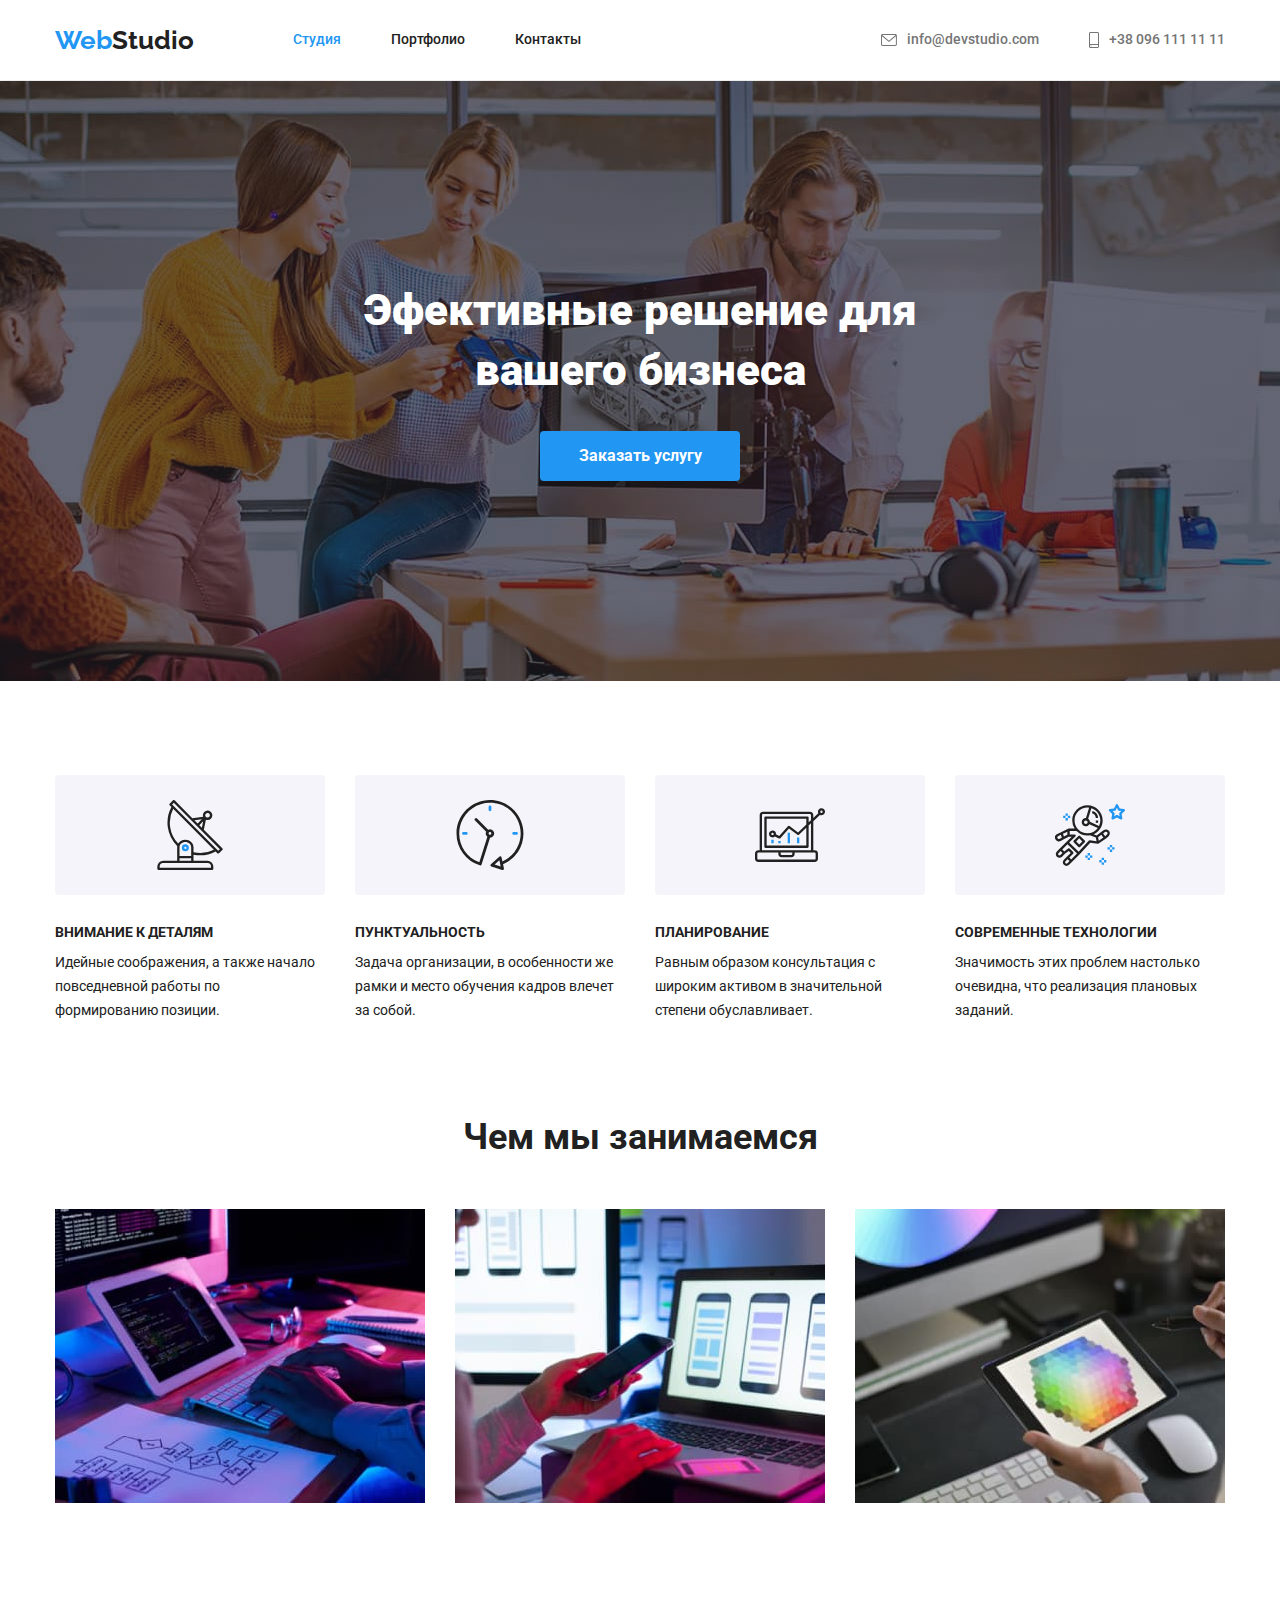
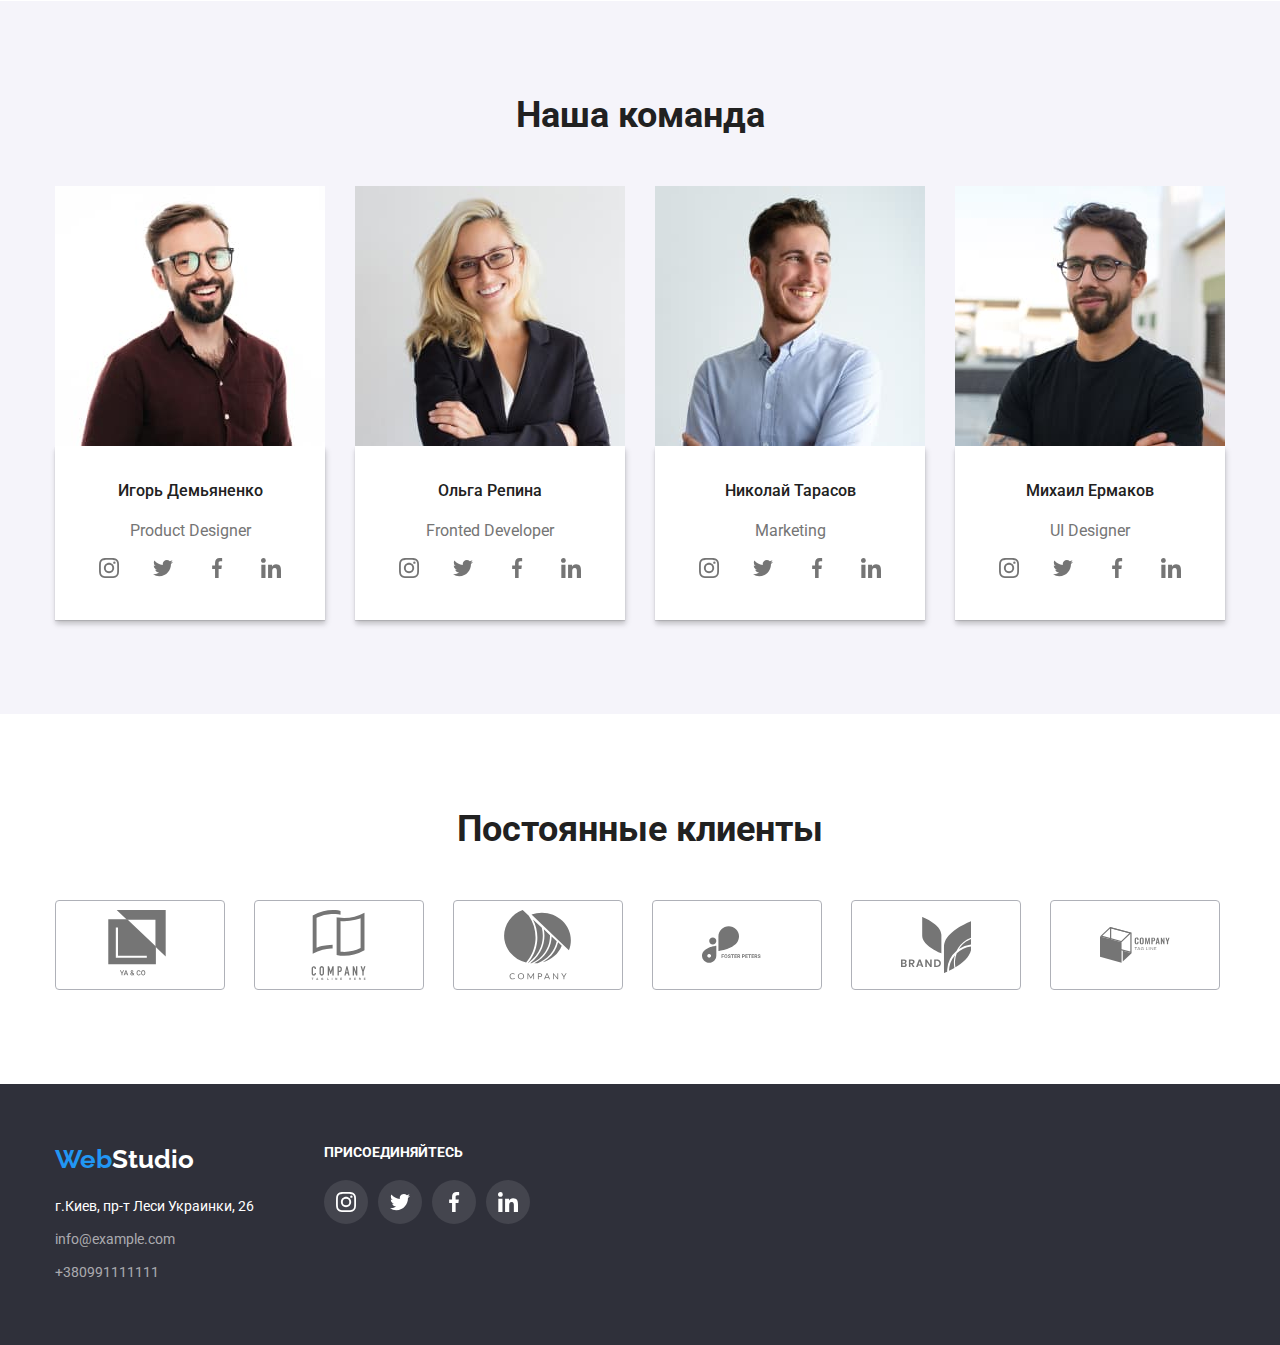
<file: index.html>
<!DOCTYPE html>
<html lang="ru">

<head>
    <meta charset="UTF-8">
    <meta name="viewport" content="width=device-width, initial-scale=1.0">
    <title> Студия</title>
    <link rel="preconnect" href="https://fonts.gstatic.com">
    <link
        href="https://fonts.googleapis.com/css2?family=Raleway:wght@700&family=Roboto:wght@400;500;700;900&display=swap"
        rel="stylesheet">
    <link rel="stylesheet" href="https://cdnjs.cloudflare.com/ajax/libs/modern-normalize/1.0.0/modern-normalize.min.css"
        integrity="sha512-ISS7cAi1PEhQ8jnbJpJZMd29NlhNj4AWYyLOSp2CE/CsHxTCu+r+t0D2yoJudVrd0/8fTVPUVDzY5Tvli75u/g=="
        crossorigin="anonymous" />
    <link rel="stylesheet" href="./css/style.css" />
</head>

<body class="page">
    <header class="header">
        <div class="container">
            <nav class="nav">
                <a href="./index.html" class="logo"><span class="logo-web">Web</span>Studio</a>
                <ul class="nav-list">
                    <li><a class="nav-list-link current" href="./index.html">Студия</a></li>
                    <li><a class="nav-list-link" href="./portfolio.html">Портфолио</a></li>
                    <li><a class="nav-list-link" href="">Контакты</a></li>
                </ul>
            </nav>
            <ul class="contacts-list">
                <li class="contacts-item">
                    <a class="contacts-list-link" href="mailto:info@devstudio.com"><svg class="icon-contacts" width="16"
                            height="12">
                            <use href="./images/sprite.svg#icon-envelope"></use>
                        </svg>info@devstudio.com</a>
                </li>
                <li class="contacts-item">
                    <a class="contacts-list-link" href="tel:+380961111111"><svg class="icon-contacts" width="10"
                            height="16">
                            <use href="./images/sprite.svg#icon-smartphone"></use>
                        </svg>+38 096 111 11 11</a>
                </li>
            </ul>
        </div>
    </header>
    <main>
        <section class="slogan">
            <h1 class="slogan-title">Эфективные решение для вашего бизнеса</h1>
            <a class="slogan-link btn" href="">Заказать услугу</a>
        </section>


        <!-- Положительные качества компании-->
        <section class="features">
            <div class="container">
                <ul class="features-list">
                    <li class="features-list-item">
                        <article class="features-list-article">
                            <svg class="icon-features" width="70" height="70">
                                <use href="./images/sprite.svg#icon-antenna"></use>
                            </svg>
                        </article>
                        <h3 class="features-item-title">Внимание к деталям</h3>
                        <p class="features-item-text">Идейные соображения, а также начало повседневной работы по
                            формированию позиции.</p>
                    </li>
                    <li class="features-list-item">
                        <article class="features-list-article">
                            <svg class="icon-features" width="70" height="70">
                                <use href="./images/sprite.svg#icon-clock"></use>
                            </svg>
                        </article>
                        <h3 class="features-item-title">Пунктуальность</h3>
                        <p class="features-item-text">Задача организации, в особенности же рамки и место обучения кадров
                            влечет за собой.</p>
                    </li>
                    <li class="features-list-item">
                        <article class="features-list-article">
                            <svg class="icon-features" width="70" height="70">
                                <use href="./images/sprite.svg#icon-diagram"></use>
                            </svg>
                        </article>
                        <h3 class="features-item-title">Планирование</h3>
                        <p class="features-item-text">Равным образом консультация с широким активом в значительной
                            степени
                            обуславливает.</p>
                    </li>
                    <li class="features-list-item">
                        <article class="features-list-article">
                            <svg class="icon-features" width="70" height="70">
                                <use href="./images/sprite.svg#icon-astronaut"></use>
                            </svg>
                        </article>
                        <h3 class="features-item-title">Современные технологии</h3>
                        <p class="features-item-text">Значимость этих проблем настолько очевидна, что реализация
                            плановых
                            заданий.</p>
                    </li>
                </ul>
            </div>
        </section>

        <!--  Услуги,которые проедоставляет компания-->
        <section class="galery">
            <div class="container">
                <h2 class="galery-title">Чем мы занимаемся</h2>
                <ul class="galery-list">
                    <li class="galery-list-item">
                        <a href="">
                            <img src="./images/service1.jpg" alt="Услуга1" />
                        </a>
                    </li>
                    <li class="galery-list-item">
                        <a href="">
                            <img src="./images/service2.jpg" alt="Услуга2" />
                        </a>
                    </li>
                    <li class="galery-list-item">
                        <a href="">
                            <img src="./images/service3.jpg" alt="Услуга3" />
                        </a>
                    </li>
                </ul>
            </div>
        </section>

        <section class="team">
            <div class="container">
                <h2 class="team-title">Наша команда</h2>
                <ul class="team-list">
                    <li class="team-list-item">
                        <div class="photo-thumb">
                            <img class="team-item-image" src="./images/photo1.jpg" alt="Фото1" />
                        </div>
                        <div class="text-thumb">
                            <h3 class="team-item-title">Игорь Демьяненко</h3>
                            <p class="team-item-text">Product Designer</p>
                            <ul class="icon-list">
                                <li class="icon-list-item">
                                    <a class="team-link">
                                        <svg class="icon-team" width="20" height="20">
                                            <use href="./images/sprite.svg#icon-instagram"></use>
                                        </svg>
                                    </a>
                                </li>
                                <li class="icon-list-item">
                                    <a class="team-link">
                                        <svg class="icon-team" width="20" height="20">
                                            <use href="./images/sprite.svg#icon-twitter"></use>
                                        </svg>
                                    </a>
                                </li>
                                <li class="icon-list-item">
                                    <a class="team-link">
                                        <svg class="icon-team" width="20" height="20">
                                            <use href="./images/sprite.svg#icon-facebook"></use>
                                        </svg>
                                    </a>
                                </li>
                                <li class="icon-list-item">
                                    <a class="team-link">
                                        <svg class="icon-team" width="20" height="20">
                                            <use href="./images/sprite.svg#icon-linkedin"></use>
                                        </svg>
                                    </a>
                                </li>
                            </ul>
                        </div>
                    </li>
                    <li class="team-list-item">
                        <div class="photo-thumb">
                            <img class="team-item-image" src="./images/photo2.jpg" alt="Фото2" />
                        </div>
                        <div class="text-thumb">
                            <h3 class="team-item-title">Ольга Репина</h3>
                            <p class="team-item-text">Fronted Developer</p>
                            <ul class="icon-list">
                                <li class="icon-list-item">
                                    <a class="team-link">
                                        <svg class="icon-team" width="20" height="20">
                                            <use href="./images/sprite.svg#icon-instagram"></use>
                                        </svg>
                                    </a>
                                </li>
                                <li class="icon-list-item">
                                    <a class="team-link">
                                        <svg class="icon-team" width="20" height="20">
                                            <use href="./images/sprite.svg#icon-twitter"></use>
                                        </svg>
                                    </a>
                                </li>
                                <li class="icon-list-item">
                                    <a class="team-link">
                                        <svg class="icon-team" width="20" height="20">
                                            <use href="./images/sprite.svg#icon-facebook"></use>
                                        </svg>
                                    </a>
                                </li>
                                <li class="icon-list-item">
                                    <a class="team-link">
                                        <svg class="icon-team" width="20" height="20">
                                            <use href="./images/sprite.svg#icon-linkedin"></use>
                                        </svg>
                                    </a>
                                </li>
                            </ul>
                        </div>
                    </li>
                    <li class="team-list-item">
                        <div class="photo-thumb">
                            <img class="team-item-image" src="./images/photo3.jpg" alt="Фото3" />
                        </div>
                        <div class="text-thumb">
                            <h3 class="team-item-title">Николай Тарасов</h3>
                            <p class="team-item-text">Marketing</p>
                            <ul class="icon-list">
                                <li class="icon-list-item">
                                    <a class="team-link">
                                        <svg class="icon-team" width="20" height="20">
                                            <use href="./images/sprite.svg#icon-instagram"></use>
                                        </svg>
                                    </a>
                                </li>
                                <li class="icon-list-item">
                                    <a class="team-link">
                                        <svg class="icon-team" width="20" height="20">
                                            <use href="./images/sprite.svg#icon-twitter"></use>
                                        </svg>
                                    </a>
                                </li>
                                <li class="icon-list-item">
                                    <a class="team-link">
                                        <svg class="icon-team" width="20" height="20">
                                            <use href="./images/sprite.svg#icon-facebook"></use>
                                        </svg>
                                    </a>
                                </li>
                                <li class="icon-list-item">
                                    <a class="team-link">
                                        <svg class="icon-team" width="20" height="20">
                                            <use href="./images/sprite.svg#icon-linkedin"></use>
                                        </svg>
                                    </a>
                                </li>
                            </ul>
                        </div>
                    </li>
                    <li class="team-list-item">
                        <div class="photo-thumb">
                            <img class="team-item-image" src="./images/photo4.jpg" alt="Фото4" />
                        </div>
                        <div class="text-thumb">
                            <h3 class="team-item-title">Михаил Ермаков</h3>
                            <p class="team-item-text">UI Designer</p>
                            <ul class="icon-list">
                                <li class="icon-list-item">
                                    <a class="team-link">
                                        <svg class="icon-team" width="20" height="20">
                                            <use href="./images/sprite.svg#icon-instagram"></use>
                                        </svg>
                                    </a>
                                </li>
                                <li class="icon-list-item">
                                    <a class="team-link">
                                        <svg class="icon-team" width="20" height="20">
                                            <use href="./images/sprite.svg#icon-twitter"></use>
                                        </svg>
                                    </a>
                                </li>
                                <li class="icon-list-item">
                                    <a class="team-link">
                                        <svg class="icon-team" width="20" height="20">
                                            <use href="./images/sprite.svg#icon-facebook"></use>
                                        </svg>
                                    </a>
                                </li>
                                <li class="icon-list-item">
                                    <a class="team-link">
                                        <svg class="icon-team" width="20" height="20">
                                            <use href="./images/sprite.svg#icon-linkedin"></use>
                                        </svg>
                                    </a>
                                </li>
                            </ul>
                        </div>
                    </li>
                </ul>
            </div>
        </section>

        <section class="client">
            <div class="container">
                <h2 class="client-title">Постоянные клиенты</h2>
                <ul class="client-list">
                    <li class="client-list-item">
                        <a class="client-list-link">
                            <svg class="icon-client" width="70" height="70">
                                <use href="./images/sprite.svg#icon-client1"></use>
                            </svg>
                        </a>
                    </li>
                    <li class="client-list-item">
                        <a class="client-list-link">
                            <svg class="icon-client" width="70" height="70">
                                <use href="./images/sprite.svg#icon-client2"></use>
                            </svg>
                        </a>
                    </li>
                    <li class="client-list-item">
                        <a class="client-list-link">
                            <svg class="icon-client" width="70" height="70">
                                <use href="./images/sprite.svg#icon-client3"></use>
                            </svg>
                        </a>
                    </li>
                    <li class="client-list-item"><a class="client-list-link">
                            <svg class="icon-client" width="70" height="70">
                                <use href="./images/sprite.svg#icon-client4"></use>
                            </svg>
                        </a>
                    </li>
                    <li class="client-list-item">
                        <a class="client-list-link">
                            <svg class="icon-client" width="70" height="70">
                                <use href="./images/sprite.svg#icon-client5"></use>
                            </svg>
                        </a>
                    </li>
                    <li class="client-list-item">
                        <a class="client-list-link">
                            <svg class="icon-client" width="70" height="70">
                                <use href="./images/sprite.svg#icon-client6"></use>
                            </svg>
                        </a>
                    </li>
                </ul>
            </div>
        </section>
    </main>

    <!-- Контакты компании-->
    <footer class="footer">
        <div class="container">
            <div class="footer-info">
                <div class="footer-contacts">
                    <a href="./index.html" class="footer-logo"><span class="logo-web">Web</span>Studio</a>
                    <address class="footer-address">
                        <p class="footer-address-map">г.Киев, пр-т Леси Украинки, 26</p>
                        <a class="footer-email" href="mailto:info@example.com">info@example.com</a>
                        <a class="footer-tel" href="tel:+380991111111">+380991111111</a>
                    </address>
                </div>
                <div class="thumb">
                    <h3 class="thumb-title">ПРИСОЕДИНЯЙТЕСЬ</h3>
                    <ul class="icon-list">
                        <li class="icon-list-item">
                            <a class="thumb-link">
                                <svg class="icon-team" width="20" height="20">
                                    <use href="./images/sprite.svg#icon-instagram"></use>
                                </svg>
                            </a>
                        </li>
                        <li class="icon-list-item">
                            <a class="thumb-link">
                                <svg class="icon-team" width="20" height="20">
                                    <use href="./images/sprite.svg#icon-twitter"></use>
                                </svg>
                            </a>
                        </li>
                        <li class="icon-list-item">
                            <a class="thumb-link">
                                <svg class="icon-team" width="20" height="20">
                                    <use href="./images/sprite.svg#icon-facebook"></use>
                                </svg>
                            </a>
                        </li>
                        <li class="icon-list-item">
                            <a class="thumb-link">
                                <svg class="icon-team" width="20" height="20">
                                    <use href="./images/sprite.svg#icon-linkedin"></use>
                                </svg>
                            </a>
                        </li>
                    </ul>
                </div>
            </div>
        </div>
    </footer>
</body>

</html>
</file>
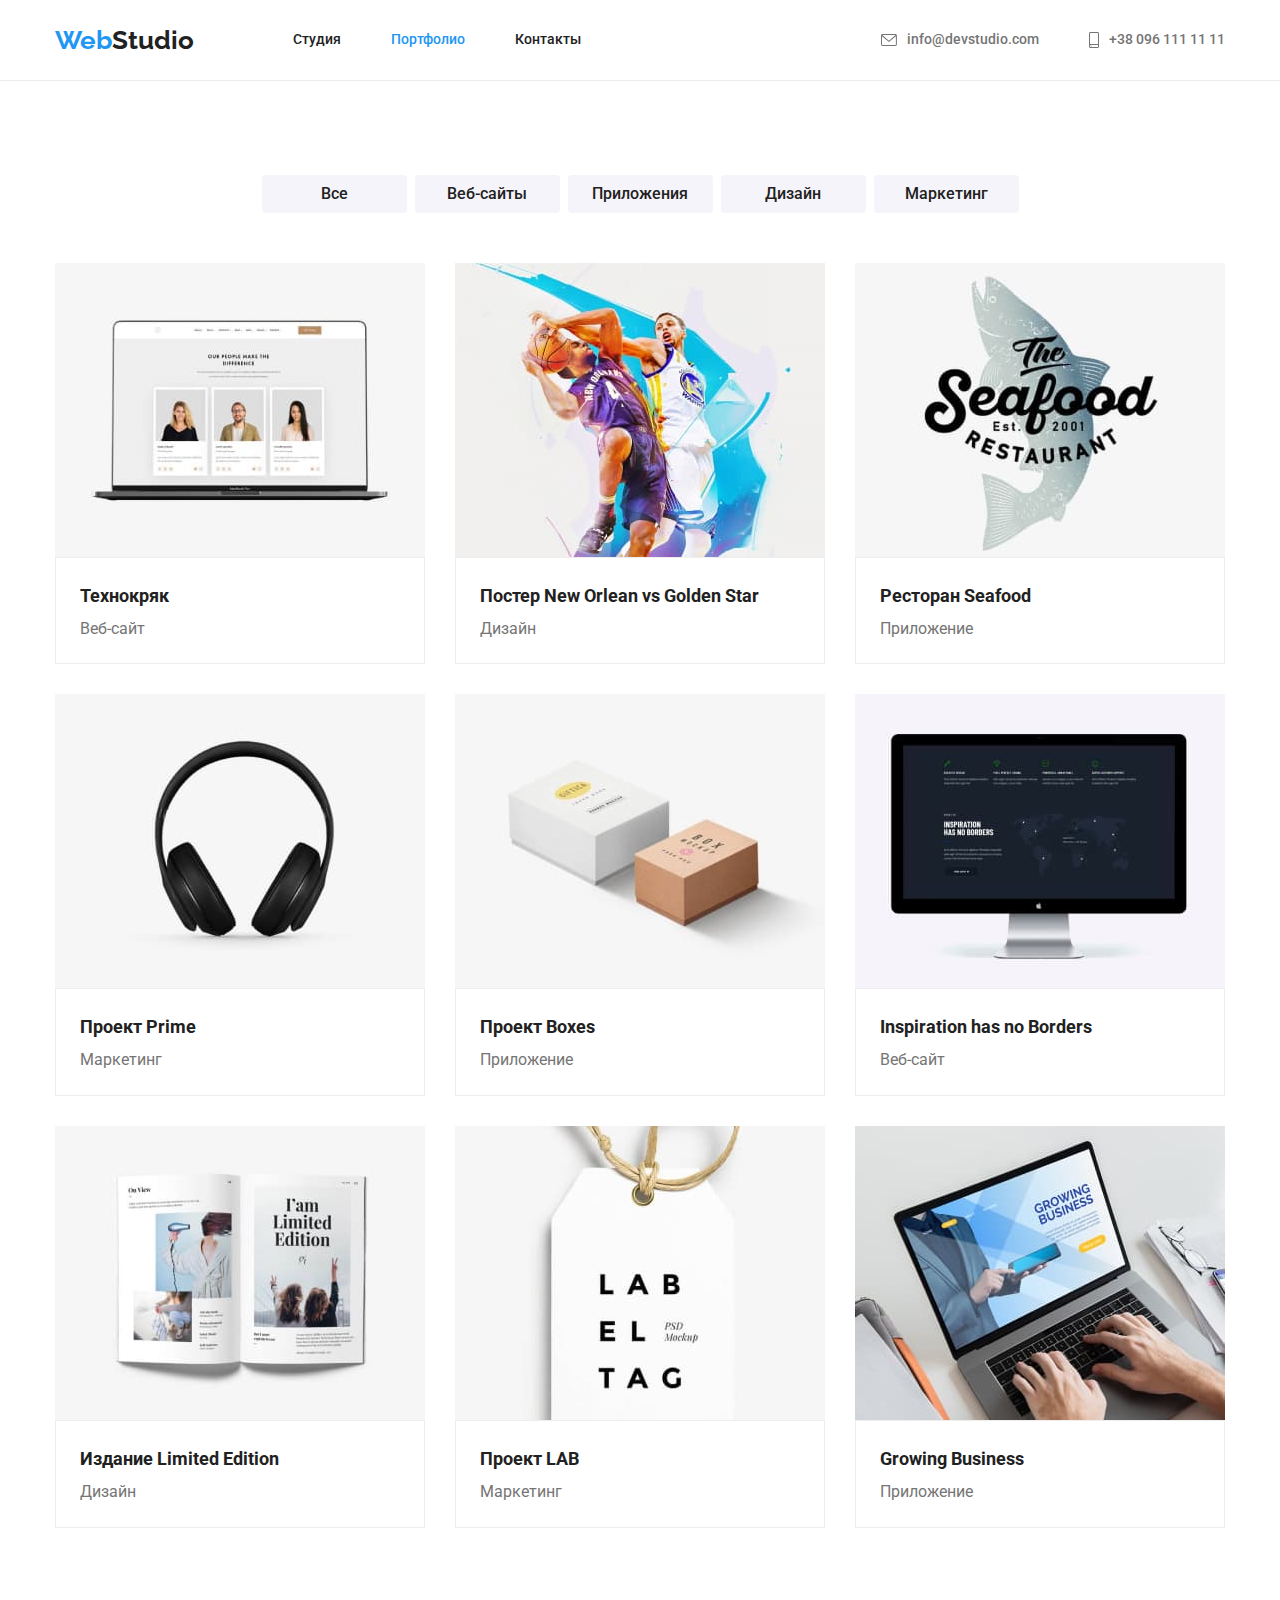
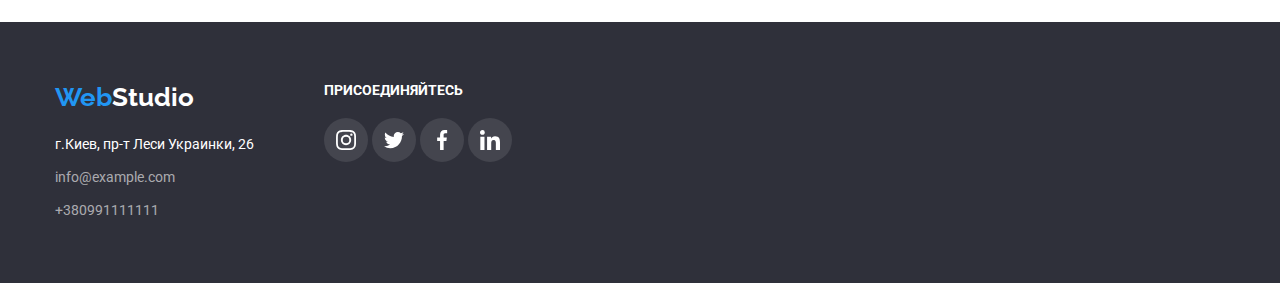
<file: portfolio.html>
<!DOCTYPE html>
<html lang="ru">

<head>
    <meta charset="UTF-8">
    <meta name="viewport" content="width=device-width, initial-scale=1.0">
    <title>Портфолио</title>
    <link rel="preconnect" href="https://fonts.gstatic.com">
    <link
        href="https://fonts.googleapis.com/css2?family=Raleway:wght@700&family=Roboto:wght@400;500;700;900&display=swap"
        rel="stylesheet">
    <link rel="stylesheet" href="https://cdnjs.cloudflare.com/ajax/libs/modern-normalize/1.0.0/modern-normalize.min.css"
        integrity="sha512-ISS7cAi1PEhQ8jnbJpJZMd29NlhNj4AWYyLOSp2CE/CsHxTCu+r+t0D2yoJudVrd0/8fTVPUVDzY5Tvli75u/g=="
        crossorigin="anonymous" />
    <link rel="stylesheet" href="./css/style.css" />
</head>

<body>
    <header class="header">
        <div class="container">
            <nav class="nav">
                <a class="logo" href="./index.html"><span class="logo-web">Web</span>Studio</a>
                <ul class="nav-list">
                    <li><a class="nav-list-link" href="./index.html">Студия</a></li>
                    <li><a class="nav-list-link current" href="./portfolio.html">Портфолио</a></li>
                    <li><a class="nav-list-link" href="">Контакты</a></li>
                </ul>
            </nav>
            <ul class="contacts-list">
                <li class="contacts-item">
                    <a class="contacts-list-link" href="mailto:info@devstudio.com"><svg class="icon-contacts" width="16"
                            height="12">
                            <use href="./images/sprite.svg#icon-envelope"></use>
                        </svg>info@devstudio.com</a>
                </li>
                <li class="contacts-item">
                    <a class="contacts-list-link" href="tel:+380961111111"><svg class="icon-contacts" width="10"
                            height="16">
                            <use href="./images/sprite.svg#icon-smartphone"></use>
                        </svg>+38 096 111 11 11</a>
                </li>
            </ul>
        </div>
    </header>

    <main>
        <section class="portfolio">
            <div class="container">
                <ul class="portfolio-button-list">
                    <li><button type="button" class="portfolio-button">Все</button></li>
                    <li><button type="button" class="portfolio-button">Веб-сайты</button></li>
                    <li><button type="button" class="portfolio-button">Приложения</button></li>
                    <li><button type="button" class="portfolio-button">Дизайн</button></li>
                    <li><button type="button" class="portfolio-button">Маркетинг</button></li>
                </ul>
                <ul class="portfolio-list">
                    <li class="portfolio-list-item">
                        <div class="card-thumb">
                            <a class="portfolio-list-link" href="">
                                <img class="portfolio-item-image" src="./images/image1.jpg" alt="Веб-сайт">
                            </a>
                        </div>
                        <div class="portfolio-text-thumb">
                        <h2 class="portfolio-item-header">Технокряк</h2>
                        <p class="portfolio-item-text">Веб-сайт</p>
            </div>
            </li>
            <li class="portfolio-list-item">
                <div class="card-thumb">
                    <a class="portfolio-list-link" href="">
                        <img class="portfolio-item-image" src="./images/image2.jpg" alt="Дизайн">
                    </a>
                </div>
                <div class="portfolio-text-thumb">
                    <h2 class="portfolio-item-header">Постер New Orlean vs Golden Star</h2>
                    <p class="portfolio-item-text">Дизайн</p>
                </div>
            </li>
            <li class="portfolio-list-item">
                <div class="card-thumb">
                    <a class="portfolio-list-link" href="">
                        <img class="portfolio-item-image" src="./images/image3.jpg" alt="Приложение">
                    </a>
                </div>
                <div class="portfolio-text-thumb">
                    <h2 class="portfolio-item-header">Ресторан Seafood</h2>
                    <p class="portfolio-item-text">Приложение</p>
                </div>
            </li>
            <li class="portfolio-list-item">
                <div class="card-thumb">
                    <a class="portfolio-list-link" href="">
                        <img class="portfolio-item-image" src="./images/image4.jpg" alt="Маркетинг">
                    </a>
                </div>
                <div class="portfolio-text-thumb">
                    <h2 class="portfolio-item-header">Проект Prime</h2>
                    <p class="portfolio-item-text">Маркетинг</p>
                </div>
            </li>
            <li class="portfolio-list-item">
                <div class="card-thumb">
                    <a class="portfolio-list-link" href="">
                        <img class="portfolio-item-image" src="./images/image5.jpg" alt="Приложение">
                    </a>
                </div>
                <div class="portfolio-text-thumb">
                    <h2 class="portfolio-item-header">Проект Boxes</h2>
                    <p class="portfolio-item-text">Приложение</p>
                </div>
            </li>
            <li class="portfolio-list-item">
                <div class="card-thumb">
                    <a class="portfolio-list-link" href="">
                        <img class="portfolio-item-image" src="./images/image6.jpg" alt="Веб-сайт">
                    </a>
                </div>
                <div class="portfolio-text-thumb">
                    <h2 class="portfolio-item-header">Inspiration has no Borders</h2>
                    <p class="portfolio-item-text">Веб-сайт</p>
                </div>
            </li>
            <li class="portfolio-list-item">
                <div class="card-thumb">
                    <a class="portfolio-list-link" href="">
                        <img class="portfolio-item-image" src="./images/image7.jpg" alt="Дизайн">
                    </a>
                </div>
                <div class="portfolio-text-thumb">
                    <h2 class="portfolio-item-header">Издание Limited Edition</h2>
                    <p class="portfolio-item-text">Дизайн</p>
                </div>
            </li>
            <li class="portfolio-list-item">
                <div class="card-thumb">
                    <a class="portfolio-list-link" href="">
                        <img class="portfolio-item-image" src="./images/image8.jpg" alt="Маркетинг">
                    </a>
                </div>
                <div class="portfolio-text-thumb">
                    <h2 class="portfolio-item-header">Проект LAB</h2>
                    <p class="portfolio-item-text">Маркетинг</p>
                </div>
            </li>
            <li class="portfolio-list-item">
                <div class="card-thumb">
                    <a class="portfolio-list-link" href="">
                        <img class="portfolio-item-image" src="./images/image9.jpg" alt="Приложение">
                    </a>
                </div>
                <div class="portfolio-text-thumb">
                    <h2 class="portfolio-item-header">Growing Business</h2>
                    <p class="portfolio-item-text">Приложение</p>
                </div>
            </li>
            </ul>
            </div>
        </section>
    </main>

    <footer class="footer">
        <div class="container">
            <div class="footer-info">
                <div class="footer-contacts">
                    <a href="./index.html" class="footer-logo"><span class="logo-web">Web</span>Studio</a>
                    <address class="footer-address">
                        <p class="footer-address-map">г.Киев, пр-т Леси Украинки, 26</p>
                        <a class="footer-email" href="mailto:info@example.com">info@example.com</a>
                        <a class="footer-tel" href="tel:+380991111111">+380991111111</a>
                    </address>
                </div>
                <div class="thumb">
                    <h3 class="thumb-title">ПРИСОЕДИНЯЙТЕСЬ</h3>
                    <a class="thumb-link">
                        <svg class="icon-thumb" width="20" height="20">
                            <use href="./images/sprite.svg#icon-instagram"></use>
                        </svg>
                    </a>
                    <a class="thumb-link">
                        <svg class="icon-thumb" width="20" height="20">
                            <use href="./images/sprite.svg#icon-twitter"></use>
                        </svg>
                    </a>
                    <a class="thumb-link">
                        <svg class="icon-thumb" width="20" height="20">
                            <use href="./images/sprite.svg#icon-facebook"></use>
                        </svg>
                    </a>
                    <a class="thumb-link">
                        <svg class="icon-thumb" width="20" height="20">
                            <use href="./images/sprite.svg#icon-linkedin"></use>
                        </svg>
                    </a>
                </div>
            </div>
        </div>
    </footer>
</body>

</html>
</file>
<file: css/style.css>
html {
  box-sizing: border-box;
}

*,
*::before,
*::after {
  box-sizing: border-box;
}

:root {
  --primary-text-color: #757575;
  --title-text-color: #212121;
  --accent-color: #2196f3;
  --logo-color: #ffffff;
  --mailtel-logo-color: rgba(255, 255, 255, 0.6);
  --slogan-footer-color: #2f303a;
  --additional-background-color: #f5f4fa;
  --main-background-color: #fff;
  --border-color: rgba(236, 236, 236, 1);
}

ul {
  padding: 0;
  margin: 0;
  list-style: none;
}

* {
  margin: 0;
  padding: 0;
}

a {
  text-decoration: none;
  display: block;
}

.header {
  background-color: var(--main-background-color);
  border-bottom: 1px solid var(--border-color);
}

.slogan,
.footer {
  background-color: var(--slogan-footer-color);
}

main {
  background-color: var(--main-background-color);
}

.team {
  background-color: var(--additional-background-color);
}

body {
  font-family: 'Roboto', sans-serif;
  margin: 0;
}

.img {
  display: block;
  max-width: 100%;
}

.container {
  margin-left: auto;
  margin-right: auto;
  width: 1200px;
  padding: 0 15px;
}

header .container {
  display: flex;
}

.nav,
.nav-list,
.contacts-list {
  display: flex;
}

.nav,
.contacts-list {
  align-items: center;
}

.logo {
  font-family: 'Raleway', sans-serif;
  font-style: normal;
  font-weight: 700;
  font-size: 26px;
  line-height: 1.19;
  color: var(--title-text-color);
  width: 145px;
}

.logo-web {
  color: var(--accent-color);
}

.nav-list {
  margin-left: 93px;
}

.nav-list-link {
  display: inline-block;
  padding: 32px 0;
  font-weight: 500;
  font-size: 14px;
  line-height: 1.14;
  color: var(--title-text-color);
  text-decoration: none;
}

.nav-list li:not(:first-child) {
  margin-left: 50px;
}

.contacts-list {
  margin-left: auto;
}

.contacts-list li:first-child {
  margin-right: 50px;
}

.nav-list-link:hover {
  color: var(--accent-color);
}

.nav-list-link:focus {
  color: var(--accent-color);
}

.nav-list .nav-list-link.current {
  color: var(--accent-color);
}

.contacts-list-link {
  display: flex;
  align-items: center;
  padding: 32px 0;
  font-weight: 500;
  font-size: 14px;
  line-height: 1.14;
  color: var(--primary-text-color);
  text-decoration: none;
}

.icon-contacts {
  display: inline-block;
  align-items: center;
  margin-right: 10px;
  fill: currentColor;
}


.contacts-list-link:hover {
  color: var(--accent-color);
}

.contacts-list-link:focus {
  color: var(--accent-color);
}

.slogan {
  text-align: center;
  padding-top: 200px;
  padding-bottom: 200px;
  max-width: 1600px;
  height: 600px;
  margin-left: auto;
  margin-right: auto;
  background-image: linear-gradient(
      to right,
      rgba(47, 48, 58, 0.4),
      rgba(47, 48, 58, 0.4)
    ),
    url(../images/background.jpg);
  background-repeat: no-repeat;
  background-size: cover;
  background-position: center;
}

.slogan-title {
  display: flex;
  text-align: center;
  margin: 0 auto 30px;
  padding: 0 auto;
  width: 696px;
  font-weight: 900;
  font-size: 44px;
  line-height: 1.36;
  color: #ffffff;
}

.slogan-link {
  margin: 0 auto;
}

.btn {
  display: flex;
  align-items: center;
  justify-content: center;
  width: 200px;
  height: 50px;
  font-weight: 700;
  font-size: 16px;
  line-height: 1.875;
  color: #fff;
  background-color: var(--accent-color);
  border-radius: 4px;
}

.features-list {
  display: flex;
  justify-content: space-between;
  align-items: flex-start;
  padding-top: 94px;
  padding-bottom: 94px;
  margin-left: 0;
}

.icon-features:hover {
  fill: var(--accent-color);
}

.features-list li:not(:first-child) {
  margin-left: 30px;
}

.features-list-article {
  display: flex;
  align-items: center;
  padding: 25px 100px;
  margin-bottom: 30px;
  width: 270px;
  height: 120px;
  background: var(--additional-background-color);
  border-radius: 4px;
}

.features-item-title {
  width: 270px;
  margin: 0 auto 10px;
  font-weight: 700;
  font-size: 14px;
  line-height: 1.14;
  text-transform: uppercase;
  color: var(--title-text-color);
}

.features-item-text {
  width: 270px;
  padding: 0;
  font-weight: 400;
  font-size: 14px;
  line-height: 1.71;
  color: var(--title-text-color);
}

.galery .container {
  padding-bottom: 94px;
}

.galery-list {
  display: flex;
  justify-content: space-between;
  align-items: flex-start;
}

.galery-list li:not(:first-child) {
  margin-left: 30px;
}

.galery-list-item {
  display: block;
  max-width: 100%;
}

.galery-title {
  width: 376px;
  font-weight: 700;
  font-size: 36px;
  line-height: 1.16;
  color: var(--title-text-color);
  text-align: center;
  margin: 0 auto 50px;
}

ul.galery-list {
  padding: 0;
  margin: 0;
}

.team-list-item {
  display: inline-block;
  width: 270px; 
  justify-content: space-between;
  align-items: center;
}

.team-list-item:not(:first-child) {
  margin-left: 30px;
}

ul.team-list {
  display: flex;
  padding: 0;
  margin: 0;
  text-align: center;
}

.team-thumb {
  display: block;
  margin-bottom: 30px;
}


.team-link {
  fill: var(--primary-text-color);
  align-items: center;
  padding: 12px;
  width: 44px;
  height: 44px;
  border-radius: 44px;
}

.icon-team:hover {
  fill: #ffffff;
}

.photo-thumb {
  overflow: hidden;
}

.team-link:hover {
  background-color: var(--accent-color);
  fill: #ffffff;
}

.team > .container {
  padding-top: 94px;
  padding-bottom: 94px;
  padding-left: 15px;
  padding-right: 15px;
}

.team-title {
  margin: 0 auto 50px;
  font-weight: 700;
  font-size: 36px;
  line-height: 1.16;
  color: var(--title-text-color);
  text-align: center;
}

.team-item-image {
  display: block;
  max-width: 100%;
  object-fit: cover;
}

.team-list > .team-list-item:hover {
  box-shadow: 0px 1px 1px rgb(0 0 0 / 12%), 0px 4px 4px rgb(0 0 0 / 6%),
    1px 4px 6px rgb(0 0 0 / 16%);
}

.text-thumb {
  padding: 30px 0;
  box-shadow: 0px 1px 1px rgb(0 0 0 / 12%), 0px 4px 4px rgb(0 0 0 / 6%),
    1px 4px 6px rgb(0 0 0 / 16%);
  background: rgba(255, 255, 255, 1);
}

.team-item-title {
  margin-bottom: 10px;
  font-weight: 500;
  font-size: 16px;
  line-height: 1.87;
  color: var(--title-text-color);
}

.team-item-text {
  font-weight: 400;
  font-size: 16px;
  line-height: 1.87;
  color: var(--primary-text-color);
}

.icon-team:not(:first-child) {
  margin-left: 10px;
}

.icon-list {
  display: flex;
  align-items: center;
  justify-content: center;
}

.footer .icon-list {
  padding: 0 0 0;
}

.client-title {
  margin: 0 auto 50px;
  font-weight: 700px;
  font-size: 36px;
  line-height: 42,19px;
  color: var(--title-text-color);
  text-align: center;
}

.client>.container {
  padding-top: 94px;
  padding-bottom: 94px;
}

.icon-client {
  display: block;
  align-items: center;
  margin: auto;
  fill: var(--primary-text-color);
}

.icon-client {
  fill: currentColor;
}

.client-list-link:hover {
  background-color: #ffffff;
  color: var(--accent-color);
  border-color: var(--accent-color);
  transition: all 0.5s ease-out;
}


.client-list-item {
  display: block;
  color: var(--primary-text-color);
  background-color: #ffffff;
}


.client-list {
  display: flex;
  width: calc(100% - 30px / 6);
  justify-content: space-between;
  align-items: center;
}

ul.client-list {
  padding: 0;
  margin: 0;
  text-align: center;
}


.client-list-link {
  display: flex;
  align-items: center;
  justify-content: center;
  width: 170px;
  height: 90px;
  border: 1px solid #AFB1B8;
  box-sizing: border-box;
  border-radius: 4px;
  outline: none;
}

.footer-address-map {
  display: flex;
  padding-bottom: 9px;
  font-style: normal;
  font-weight: 400;
  font-size: 14px;
  line-height: 1.71;
  color: #ffffff;
}

.footer-address-map:hover {
  color: var(--accent-color);
}

.footer-email,
.footer-tel {
  display: flex;
  font-style: normal;
  font-weight: 400;
  font-size: 14px;
  line-height: 1.71;
  color: var(--mailtel-logo-color);
}

.footer-email {
  padding-bottom: 9px;
}

.footer-email:hover {
  color: var(--accent-color);
}

.footer-tel:hover {
  color: var(--accent-color);
}

.footer-logo {
  display: inline-block;
  margin-bottom: 20px;
  font-family: 'Raleway', sans-serif;
  font-weight: 700;
  font-size: 26px;
  line-height: 1.19;
  color: #ffffff;
  text-decoration: none;
}

.thumb {
  margin-left: 70px;
}

.thumb-title {
  display: block;
  height: 16px;
  font-weight: 700;
  font-size: 14px;
  margin-bottom: 20px;
  color: var(--main-background-color);
}

.thumb-link {
  display: inline-block;
  align-items: center;
  padding: 12px;
  width: 44px;
  height: 44px;
  border-radius: 44px;
  background-color: rgba(255, 255, 255, 0.1);
  fill: var(--main-background-color);
}

.thumb-link:hover {
  background-color: var(--accent-color);
}

.icon-list-item:not(:last-child) {
  margin-right: 10px;
}

.footer {
  padding: 60px 0;
}

.footer-info {
  display: flex;
  justify-content: flex-start;
  align-items: inherit;
}

/* .footer-info>div {
  width: calc(100% - 70px / 2);
} */

.portfolio {
  padding-top: 94px;
}

.portfolio-button-list {
  display: flex;
  align-items: center;
  justify-content: center;
  margin-bottom: 50px;
}

.portfolio-button-list li:not(:first-child) {
  margin-left: 8px;
}

.portfolio-button {
  display: inline-block;
  border: none;
  border-radius: 4px;
  padding: 6px 22px;
  text-align: center;
  font-family: inherit;
  font-weight: 500;
  font-size: 16px;
  line-height: 1.6;
  text-decoration: none;
  min-width: 145px;
  color: var(--title-text-color);
  background-color: var(--additional-background-color);
}

.portfolio-button:hover {
  color: #fff;
  background-color: var(--accent-color);
}

.portfolio-button:focus {
  color: #fff;
  background-color: var(--additional-background-color);
}

.portfolio-list {
  display: flex;
  flex-wrap: wrap;
  margin-left: -30px;
  margin-top: -30px;
  padding-bottom: 94px;
}

.portfolio-list > .portfolio-list-item {
  flex-basis: calc(100% / 3 - 30px);
  margin-left: 30px;
  margin-top: 30px;
}

.portfolio-list > .portfolio-list-item:hover {
  box-shadow: 0px 1px 1px rgb(0 0 0 / 12%), 0px 4px 4px rgb(0 0 0 / 6%),
    1px 4px 6px rgb(0 0 0 / 16%);
}

.portfolio-item-image {
  display: block;
  object-fit: cover;
  max-width: 100%;
}

.portfolio-text-thumb {
  border: 1px solid rgba(238, 238, 238, 1);
  padding: 20px 24px;
  background: rgba(255, 255, 255, 1);
}

.portfolio-item-header {
  font-weight: 700;
  font-size: 18px;
  line-height: 2;
  color: var(--title-text-color);
}

.portfolio-item-text {
  font-weight: 400;
  font-size: 16px;
  line-height: 1.87;
  color: var(--primary-text-color);
}
</file>
